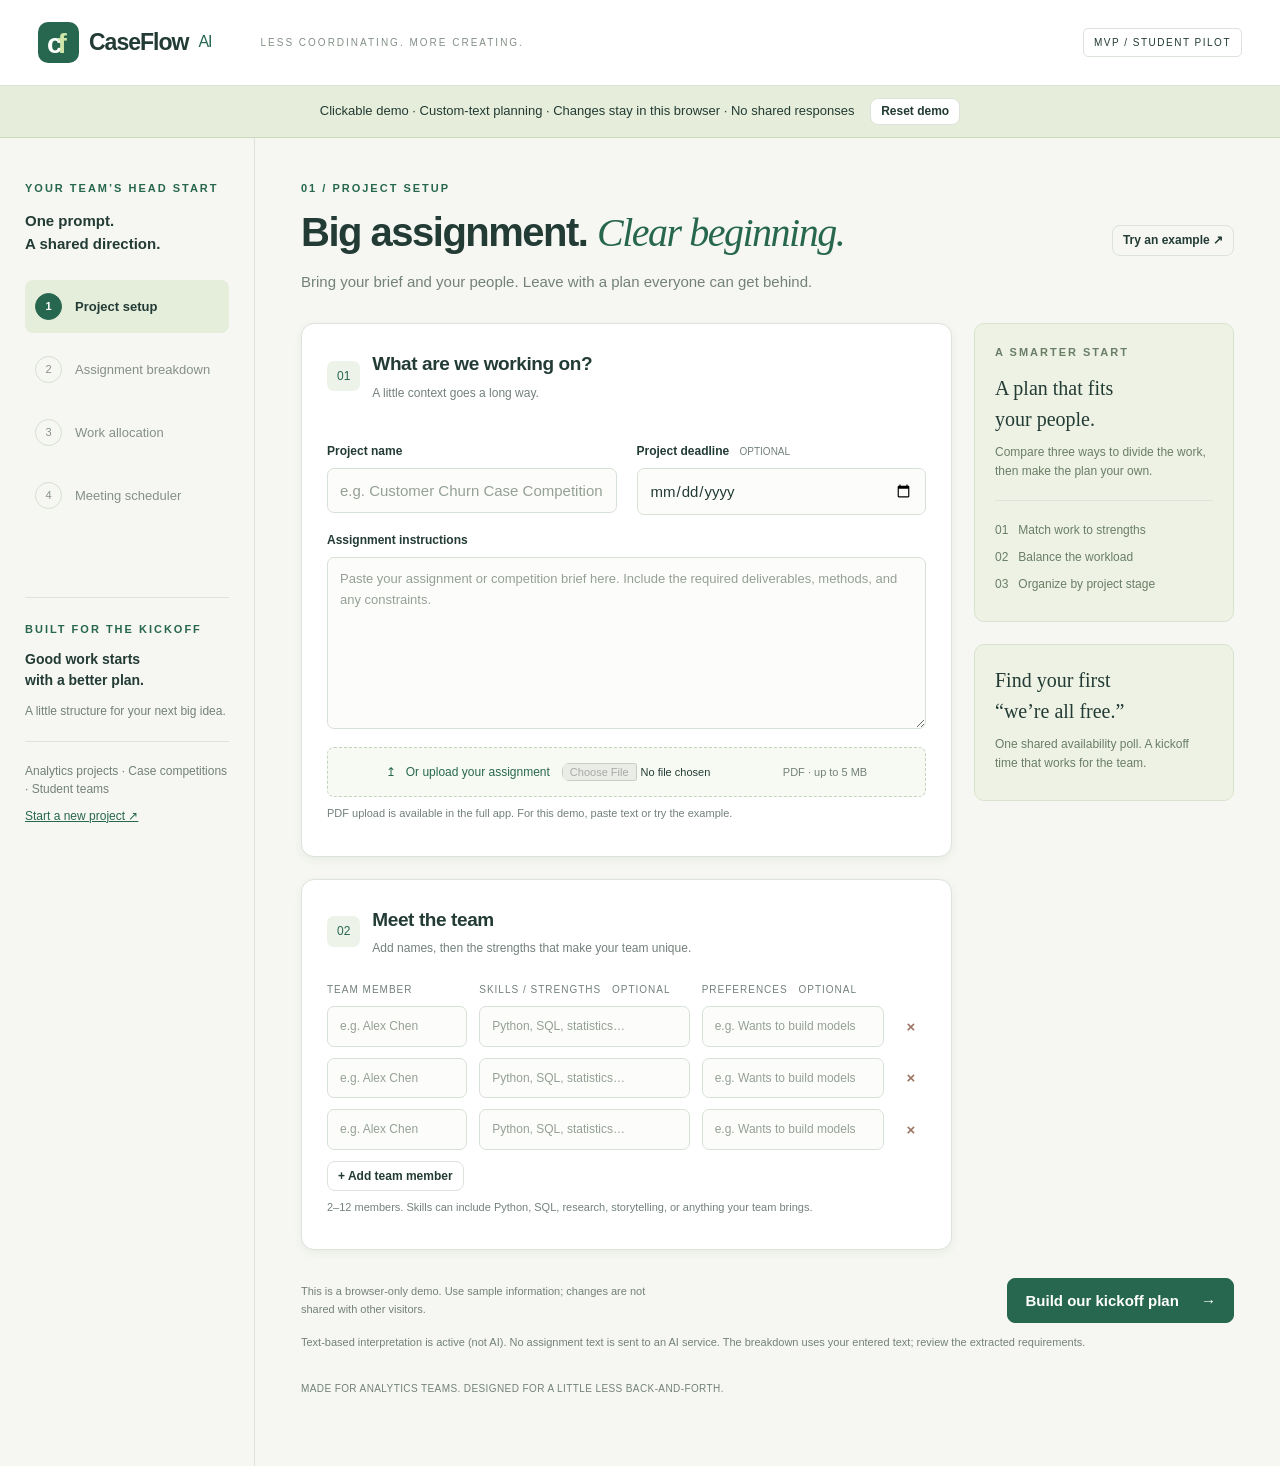
<file: docs/index.html>
<!doctype html>
<html lang="en"><head><meta charset="utf-8"><meta name="viewport" content="width=device-width, initial-scale=1"><meta name="description" content="Turn an analytics assignment into a fair team plan and a coordinated kickoff."><title>CaseFlow AI — Your team's head start</title><link rel="stylesheet" href="./style.css?v=749bac35b621"><script src="./fixtures.js?v=5b1a73f0e8db" defer></script><script src="./demo.js?v=033b8cdfabd4" defer></script><script src="./app.js?v=47f5ee040226" defer></script></head><body><header><a class="brand" href="./"><span class="logo">c<span>f</span></span>CaseFlow <em>AI</em></a><span class="header-note">LESS COORDINATING. MORE CREATING.</span><span class="pilot">MVP / STUDENT PILOT</span></header><div class="demo-banner">Clickable demo · Custom-text planning · Changes stay in this browser · No shared responses <button id="reset-demo">Reset demo</button></div><div class="app-shell"><aside id="sidebar"></aside><main id="app"><p>Opening your workspace…</p></main></div><div id="toast" role="status" aria-live="polite"></div></body></html>
</file>
<file: docs/style.css>
:root{--ink:#233b35;--green:#27674f;--muted:#73817a;--line:#dce3db;--paper:#f6f7f2;--lime:#d9edb9;--white:#fff;--orange:#a06435}*{box-sizing:border-box}body{margin:0;background:var(--paper);color:var(--ink);font:15px/1.55 'Segoe UI',Arial,sans-serif}button,input,textarea,select{font:inherit}button,a,input,textarea,select{outline-offset:4px}button{cursor:pointer;border:1px solid var(--line);border-radius:8px;background:#fff;color:var(--ink);padding:10px 17px;font-weight:600}button:hover{background:#edf3e7}button:disabled{opacity:.5;cursor:wait}.primary{background:var(--green);color:#fff;border-color:var(--green)}.primary:hover{background:#1e523e}button.small{padding:5px 10px;font-size:12px}.ghost{background:transparent}.danger{color:#a54738}a{color:var(--green)}header{height:86px;background:#fff;border-bottom:1px solid var(--line);display:flex;align-items:center;padding:0 38px;gap:14px}.brand{display:flex;align-items:center;gap:10px;font-size:23px;font-weight:700;letter-spacing:-1px;text-decoration:none;color:var(--ink)}.brand em{font-style:normal;font-weight:400;color:var(--green);font-size:16px}.logo{background:var(--green);color:#fff;border-radius:10px;padding:0 9px;font-size:28px;letter-spacing:-5px;width:41px;height:41px}.logo span{color:#cfe6a9}.header-note{font-size:10px;letter-spacing:2px;color:#839087;margin-left:35px}.pilot{margin-left:auto;font-size:10px;letter-spacing:1.5px;border:1px solid var(--line);padding:6px 10px;border-radius:5px}.app-shell{display:grid;grid-template-columns:255px 1fr;max-width:1560px;margin:auto;min-height:calc(100vh - 86px)}aside{padding:42px 25px;border-right:1px solid var(--line)}.eyebrow{font-size:11px;letter-spacing:2px;text-transform:uppercase;color:var(--green);font-weight:700;margin:0 0 12px}.steps{display:grid;gap:10px;margin-top:25px}.step{display:flex;gap:13px;align-items:center;padding:13px 10px;border-radius:8px;font-size:13px;color:#859088}.step span{border:1px solid #d5ded4;border-radius:50%;width:27px;height:27px;display:grid;place-items:center;font-size:11px}.step.active{background:#e5eddb;color:var(--ink);font-weight:600}.step.active span{background:var(--green);color:#fff;border-color:var(--green)}.aside-bottom{margin-top:75px;border-top:1px solid var(--line);padding-top:22px;font-size:12px;color:var(--muted)}.aside-bottom strong{display:block;color:var(--ink);font-size:14px;margin:10px 0}main{padding:42px 46px 70px;max-width:1200px;width:100%}h1{font-size:40px;line-height:1.18;letter-spacing:-1.5px;font-weight:600;margin:12px 0 14px}h1 em{font-family:Georgia,serif;font-weight:400;color:var(--green)}h2{font-size:19px;font-weight:600;letter-spacing:-.4px;margin:0 0 5px}h3{font-size:15px;margin:0 0 7px}p{margin:8px 0}.sub{color:var(--muted);max-width:650px}.page-top{display:flex;justify-content:space-between;align-items:center;gap:20px}.card{background:white;border:1px solid var(--line);border-radius:13px;padding:25px;margin-top:22px;box-shadow:0 3px 9px #273d3010}.card-title{display:flex;align-items:center;gap:12px;margin-bottom:23px}.num{background:#edf3e8;border-radius:7px;padding:6px 10px;color:var(--green);font-size:12px}.card-title p{margin:1px 0;color:var(--muted);font-size:12px}.badge{font-size:10px;letter-spacing:.8px;padding:4px 8px;border-radius:5px;background:#f0f4eb;color:var(--green);white-space:nowrap}.optional{font-size:10px;font-weight:400;color:var(--muted);margin-left:7px}label{display:block;font-size:12px;font-weight:600;margin:16px 0 7px}input,textarea,select{border:1px solid #d8e1d8;border-radius:7px;background:#fcfdfb;padding:10px 12px;color:var(--ink);width:100%}input:focus,textarea:focus,select:focus{border-color:var(--green)}textarea{resize:vertical;min-height:135px;font-size:13px;line-height:1.65}input::placeholder,textarea::placeholder{color:#95a095}.cols{display:grid;grid-template-columns:1fr 1fr;gap:20px}.upload{border:1px dashed #c4d3bf;background:#f7faf3;border-radius:7px;display:flex;justify-content:center;align-items:center;gap:12px;padding:15px;color:var(--green);font-size:12px;margin-top:12px;cursor:pointer}.upload input{width:auto;max-width:230px;border:0;background:none;padding:0;font-size:11px}.team-head{display:grid;grid-template-columns:1fr 1.5fr 1.3fr 30px;gap:12px;color:var(--muted);font-size:10px;letter-spacing:1px;margin-bottom:9px}.member-row{display:grid;grid-template-columns:1fr 1.5fr 1.3fr 30px;gap:12px;margin-bottom:11px;align-items:center}.member-row input{font-size:12px}.member-row button{padding:5px;border:0;color:#9b7464}.helper{font-size:11px;color:var(--muted)}.actions{display:flex;justify-content:space-between;align-items:center;gap:20px;margin-top:25px}.actions p{font-size:11px;color:var(--muted);max-width:360px}.arrow{margin-left:18px}.split-layout{display:grid;grid-template-columns:1fr 260px;gap:22px}.note{background:#edf2e4;border:1px solid #d9e3ce;border-radius:10px;padding:20px;margin-top:22px;font-size:12px}.note h3{font-family:Georgia,serif;font-size:20px;font-weight:400}.note p{color:#6a7e66}.rule{height:1px;background:var(--line);margin:20px 0}.mini-stat{display:flex;gap:12px;align-items:center;margin-top:18px}.mini-stat b{font-family:Georgia,serif;font-size:28px;color:var(--green);font-weight:400}.error{color:#a33d30;background:#fff1e9;padding:12px;border-radius:7px;margin:12px 0;font-size:13px}.warning{background:#fbf5e7;color:#846132;padding:12px 15px;font-size:12px;border-radius:7px;margin-top:10px}.tabs{display:grid;grid-template-columns:repeat(3,1fr);gap:12px;margin-top:25px}.tab{padding:18px;text-align:left;font-size:13px;border-radius:10px}.tab span{display:block;font-size:11px;color:var(--muted);margin-top:4px;font-weight:400}.tab.selected{background:#e9f1de;border-color:#63866a;box-shadow:0 0 0 1px #63866a}.task{padding:20px 0;border-bottom:1px solid var(--line)}.task:first-child{padding-top:0}.task:last-child{border-bottom:0}.task-top{display:flex;gap:12px;align-items:center}.task-top input{font-weight:600;background:#fff}.task-top button{padding:5px 9px}.task textarea{min-height:70px;margin-top:12px}.task-fields{display:grid;grid-template-columns:1fr 90px 130px;gap:14px}.owners{display:flex;gap:8px;flex-wrap:wrap}.owner{display:flex;align-items:center;gap:5px;font-size:11px;margin:0;padding:6px 8px;border:1px solid var(--line);border-radius:5px;cursor:pointer}.owner input{width:auto;margin:0}.evidence{font-size:11px;color:var(--muted);margin-top:12px}.evidence summary{cursor:pointer}.evidence blockquote{border-left:2px solid #b7cf9d;padding-left:12px;margin:10px 0}.bars{display:grid;gap:15px;margin-top:22px}.bar-top{display:flex;justify-content:space-between;font-size:12px}.track{height:6px;border-radius:4px;background:#e6ecdf;margin-top:7px}.fill{height:100%;background:#698c63;border-radius:4px}.success{background:#e8f2de;border:1px solid #cadfb6;border-radius:10px;padding:22px;margin-top:20px}.success h2{color:var(--green)}.link-box{display:flex;gap:8px;margin-top:12px}.link-box input{font-size:12px}.grid-wrap{overflow:auto;margin-top:18px}.availability{border-collapse:separate;border-spacing:5px;width:100%;min-width:500px;font-size:11px}.availability th{font-weight:500;color:var(--muted);padding:8px}.availability button{width:100%;padding:9px 3px;border-radius:4px;background:#f0f3eb;font-size:10px;min-height:35px}.availability button.on{background:#7fa66e;border-color:#658f54;color:white}.availability button:disabled{visibility:hidden}.legend{display:flex;gap:16px;font-size:11px;color:var(--muted)}.swatch{display:inline-block;width:10px;height:10px;background:#7fa66e;border-radius:2px;margin-right:5px}.meeting{display:flex;align-items:center;justify-content:space-between;padding:14px 0;border-bottom:1px solid var(--line);gap:15px}.meeting small{color:var(--muted);display:block}.status{font-size:11px;color:var(--green)}.status.missing{color:#9a8c75}.participant{display:flex;align-items:center;justify-content:space-between;padding:9px 0;font-size:13px}.avatar{background:#e3edd8;color:var(--green);width:29px;height:29px;border-radius:50%;display:inline-grid;place-items:center;margin-right:9px;font-size:11px}.inline-actions{display:flex;gap:8px;flex-wrap:wrap}.section-label{font-size:10px;color:var(--muted);letter-spacing:1.5px;text-transform:uppercase;margin:22px 0 4px}.review-item{border-bottom:1px solid var(--line);padding:18px 0}.review-item:last-child{border:0}.review-item p{font-size:13px;color:var(--muted)}#toast{position:fixed;bottom:24px;left:50%;transform:translateX(-50%);background:var(--ink);color:#fff;padding:12px 22px;border-radius:8px;box-shadow:0 8px 30px #0002;display:none;max-width:90%;z-index:10}.empty{padding:25px 0;color:var(--muted);font-size:13px}.loading{padding:80px 0;text-align:center}.loading .spinner{width:32px;height:32px;border:3px solid #e0e9d8;border-top-color:var(--green);border-radius:50%;animation:spin 1s linear infinite;margin:0 auto 22px}@keyframes spin{to{transform:rotate(360deg)}}footer{margin-top:30px;font-size:10px;color:var(--muted);letter-spacing:.4px}.top-link{font-size:12px}.mobile-label{display:none}@media(max-width:1100px){.split-layout{grid-template-columns:1fr}.side-summary{display:none}main{padding:35px 28px}.app-shell{grid-template-columns:210px 1fr}aside{padding:35px 17px}.header-note{display:none}}@media(max-width:740px){header{padding:0 20px;height:72px}.pilot{font-size:8px}.app-shell{display:block}aside{padding:12px 16px;border-right:0;border-bottom:1px solid var(--line)}aside>.eyebrow,aside>h3,.aside-bottom{display:none}.steps{display:flex;gap:3px;margin:0;justify-content:space-between}.step{font-size:10px;padding:5px;gap:5px}.step span{width:20px;height:20px;font-size:9px}main{padding:25px 18px 50px}h1{font-size:32px}.card{padding:20px}.cols{grid-template-columns:1fr;gap:0}.team-head{display:none}.member-row{grid-template-columns:1fr 30px;gap:8px;padding:12px 0;border-bottom:1px solid var(--line)}.member-row input:nth-child(1){grid-column:1}.member-row input:nth-child(2),.member-row input:nth-child(3){grid-column:1}.member-row button{grid-column:2;grid-row:1}.tabs{gap:6px}.tab{padding:12px 8px;font-size:11px}.tab span{font-size:10px}.task-fields{grid-template-columns:1fr 75px}.task-fields>div:last-child{grid-column:1/-1}.actions{align-items:flex-start}.actions p{max-width:50%}.upload{display:block}.upload input{margin-top:10px}.page-top{align-items:flex-start}.link-box{flex-wrap:wrap}}

.demo-banner{padding:12px 24px;background:#e6edda;text-align:center;font-size:13px;border-bottom:1px solid #cbd9bc}.demo-banner button{padding:3px 10px;margin-left:12px;font-size:12px}
</file>
